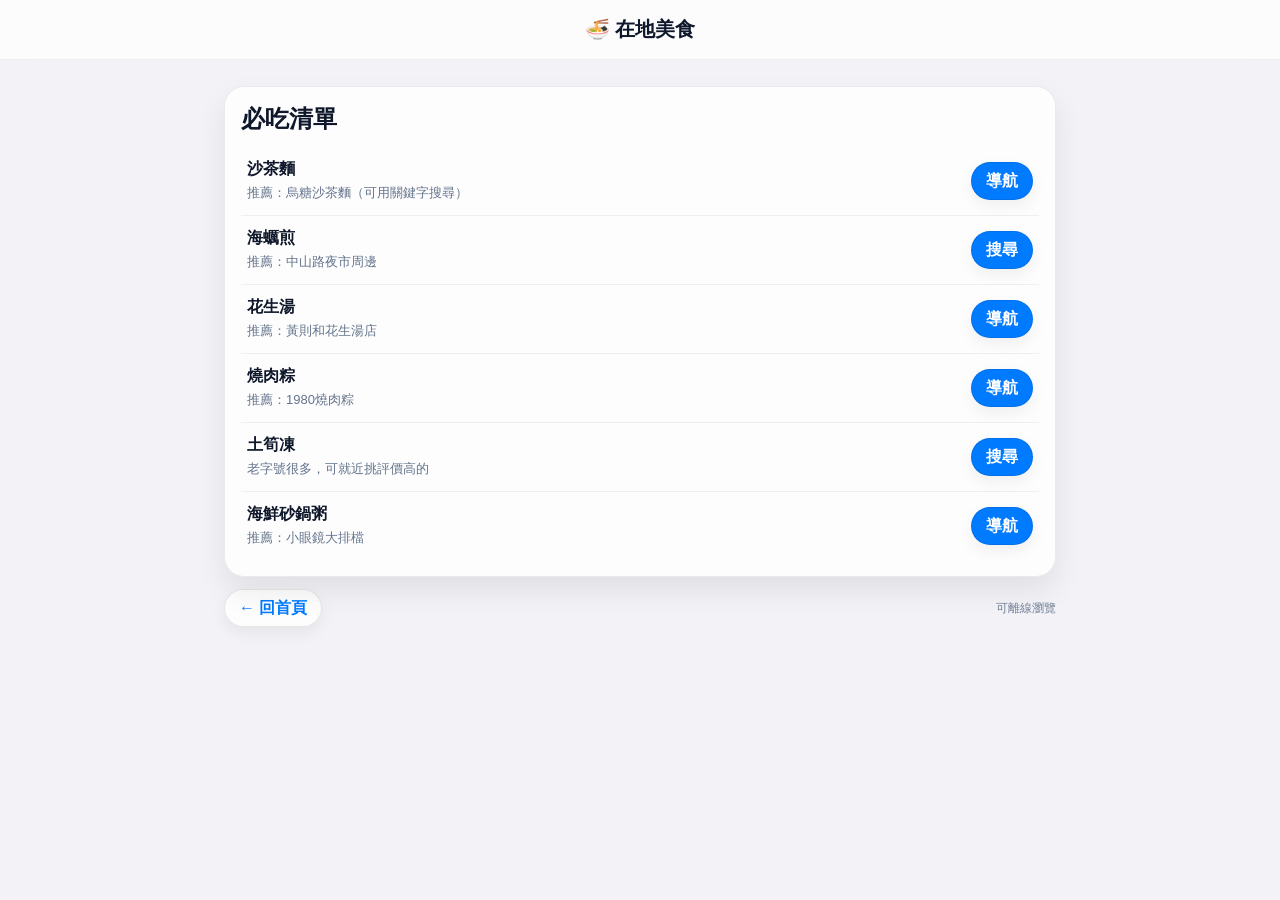
<file: food.html>
<!DOCTYPE html>
<html lang="zh-Hant">
<head>
  <meta charset="UTF-8" />
  <meta name="viewport" content="width=device-width, initial-scale=1" />
  <title>在地美食｜廈門自由行助手</title>
  <link rel="stylesheet" href="style.css" />
</head>

<body>
<header>🍜 在地美食</header>

<div class="container">
  <div class="card">
    <h2>必吃清單</h2>
    <ul class="list">
      <li>
        <div><div class="item-title">沙茶麵</div><div class="item-sub">推薦：烏糖沙茶麵（可用關鍵字搜尋）</div></div>
        <div class="actions"><a class="btn" href="https://uri.amap.com/search?keyword=乌糖沙茶面&city=厦门&view=map&src=xiamen-trip-app">導航</a></div>
      </li>
      <li>
        <div><div class="item-title">海蠣煎</div><div class="item-sub">推薦：中山路夜市周邊</div></div>
        <div class="actions"><a class="btn" href="https://uri.amap.com/search?keyword=海蛎煎&city=厦门&view=map&src=xiamen-trip-app">搜尋</a></div>
      </li>
      <li>
        <div><div class="item-title">花生湯</div><div class="item-sub">推薦：黃則和花生湯店</div></div>
        <div class="actions"><a class="btn" href="https://uri.amap.com/search?keyword=黄则和花生汤&city=厦门&view=map&src=xiamen-trip-app">導航</a></div>
      </li>
      <li>
        <div><div class="item-title">燒肉粽</div><div class="item-sub">推薦：1980燒肉粽</div></div>
        <div class="actions"><a class="btn" href="https://uri.amap.com/search?keyword=1980烧肉粽&city=厦门&view=map&src=xiamen-trip-app">導航</a></div>
      </li>
      <li>
        <div><div class="item-title">土筍凍</div><div class="item-sub">老字號很多，可就近挑評價高的</div></div>
        <div class="actions"><a class="btn" href="https://uri.amap.com/search?keyword=土笋冻&city=厦门&view=map&src=xiamen-trip-app">搜尋</a></div>
      </li>
      <li>
        <div><div class="item-title">海鮮砂鍋粥</div><div class="item-sub">推薦：小眼鏡大排檔</div></div>
        <div class="actions"><a class="btn" href="https://uri.amap.com/search?keyword=小眼镜大排档&city=厦门&view=map&src=xiamen-trip-app">導航</a></div>
      </li>
    </ul>
  </div>

  <div class="footer-nav">
    <a class="btn secondary" href="index.html">← 回首頁</a>
    <span class="small">可離線瀏覽</span>
  </div>
</div>
</body>
</html>
</file>
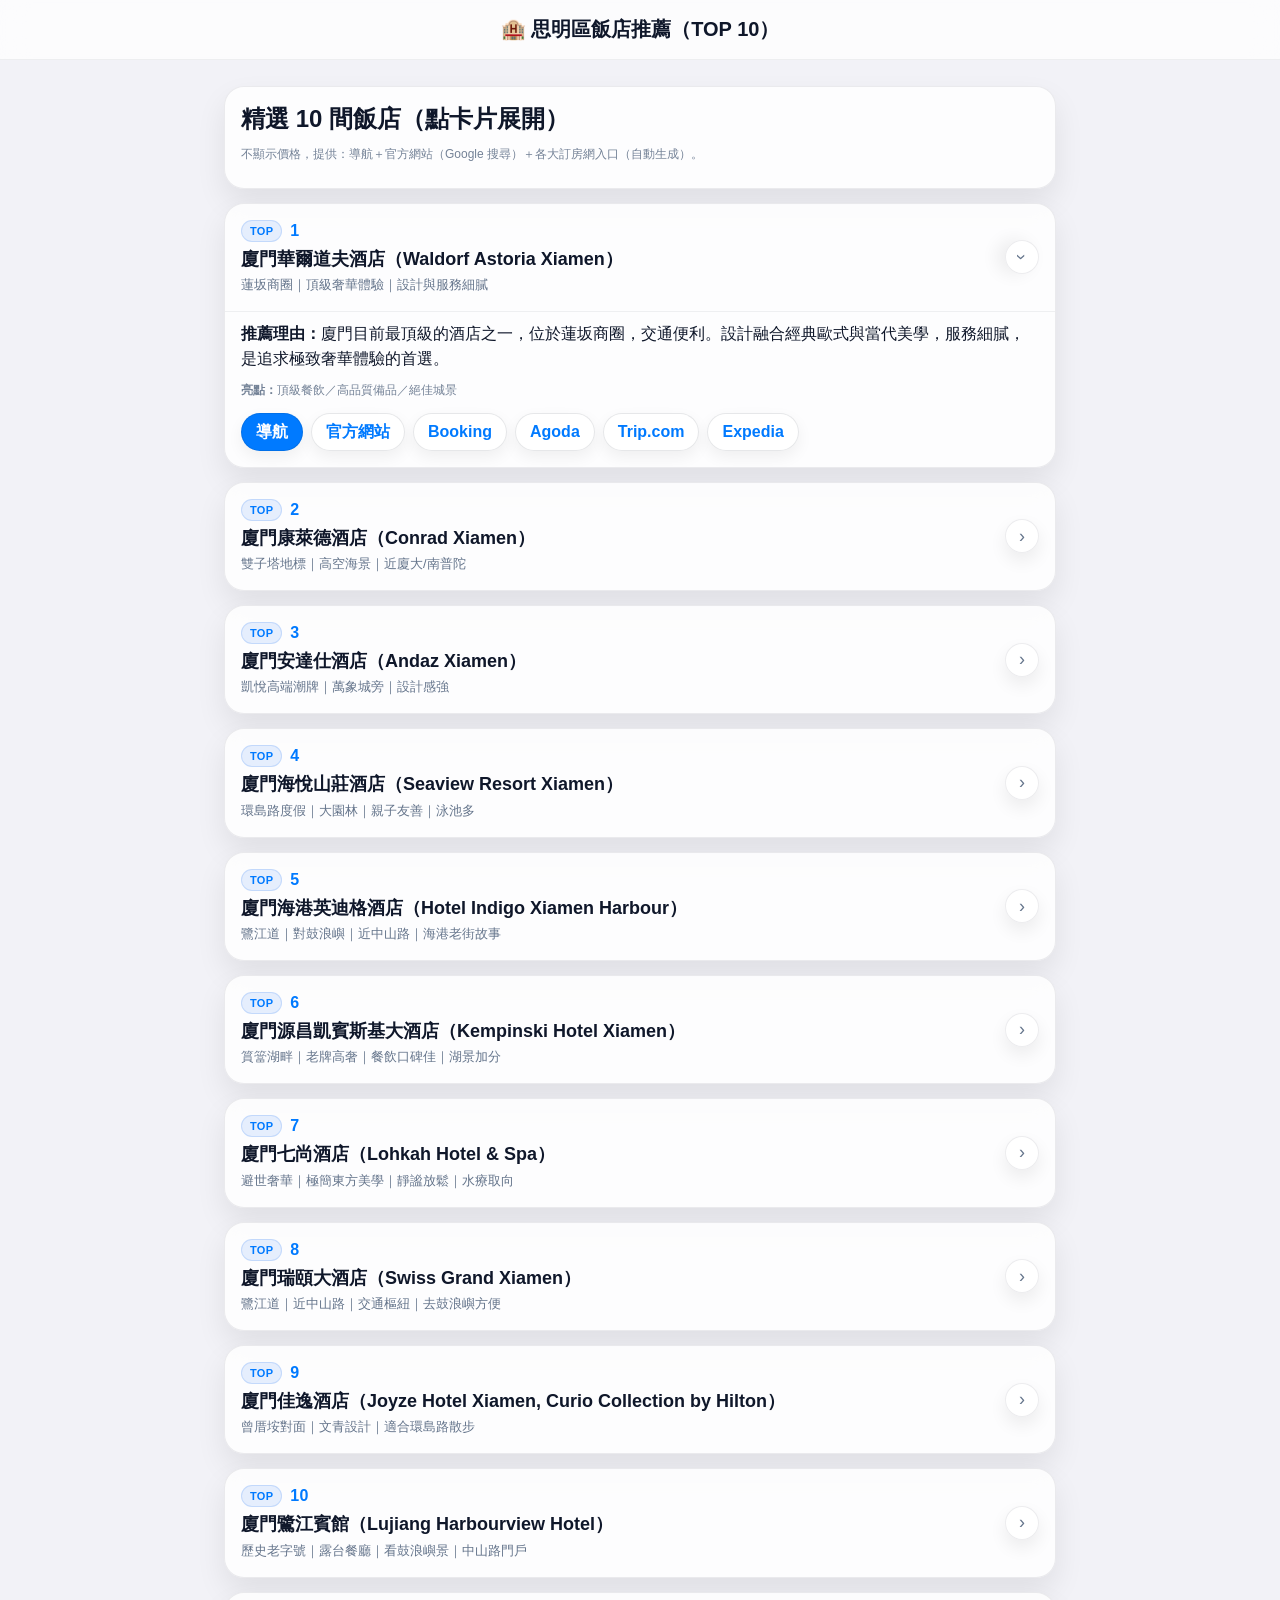
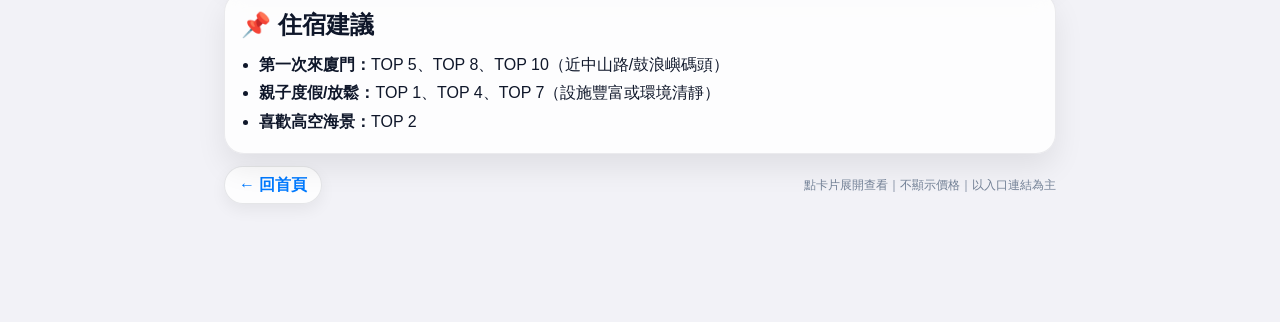
<file: hotel.html>
<!DOCTYPE html>
<html lang="zh-Hant">
<head>
  <meta charset="UTF-8" />
  <meta name="viewport" content="width=device-width, initial-scale=1" />
  <title>飯店推薦｜小黑的愛心之廈門自由行助手</title>
  <link rel="stylesheet" href="style.css" />
</head>

<body>
<header>🏨 思明區飯店推薦（TOP 10）</header>

<div class="container">

  <div class="card">
    <h2>精選 10 間飯店（點卡片展開）</h2>
    <p class="small">
      不顯示價格，提供：導航＋官方網站（Google 搜尋）＋各大訂房網入口（自動生成）。
    </p>
  </div>

  <!-- TOP 1 -->
  <details class="hotel" open data-hotel="Waldorf Astoria Xiamen">
    <summary>
      <div class="hotel-title">
        <div class="hotel-top">1</div>
        <div class="hotel-name">廈門華爾道夫酒店（Waldorf Astoria Xiamen）</div>
        <div class="hotel-sub">蓮坂商圈｜頂級奢華體驗｜設計與服務細膩</div>
      </div>
      <div class="chev">›</div>
    </summary>

    <div class="hotel-body">
      <p><b>推薦理由：</b>廈門目前最頂級的酒店之一，位於蓮坂商圈，交通便利。設計融合經典歐式與當代美學，服務細膩，是追求極致奢華體驗的首選。</p>
      <div class="small"><b>亮點：</b>頂級餐飲／高品質備品／絕佳城景</div>

      <div class="actions" style="margin-top:14px; flex-wrap:wrap;">
        <a class="btn" href="https://uri.amap.com/search?keyword=Waldorf%20Astoria%20Xiamen&city=%E5%8E%A6%E9%97%A8&view=map&src=xiamen-trip-app" target="_blank" rel="noopener">導航</a>
        <a class="btn secondary official" href="#" target="_blank" rel="noopener">官方網站</a>

        <a class="btn secondary booking" href="#" target="_blank" rel="noopener">Booking</a>
        <a class="btn secondary agoda" href="#" target="_blank" rel="noopener">Agoda</a>
        <a class="btn secondary trip" href="#" target="_blank" rel="noopener">Trip.com</a>
        <a class="btn secondary expedia" href="#" target="_blank" rel="noopener">Expedia</a>
      </div>
    </div>
  </details>

  <!-- TOP 2 -->
  <details class="hotel" data-hotel="Conrad Xiamen">
    <summary>
      <div class="hotel-title">
        <div class="hotel-top">2</div>
        <div class="hotel-name">廈門康萊德酒店（Conrad Xiamen）</div>
        <div class="hotel-sub">雙子塔地標｜高空海景｜近廈大/南普陀</div>
      </div>
      <div class="chev">›</div>
    </summary>

    <div class="hotel-body">
      <p><b>推薦理由：</b>位於廈門地標「世茂海峽大廈」（雙子塔）內，是廈門高空景觀代表性酒店之一。</p>
      <div class="small"><b>亮點：</b>高空海景俯瞰鼓浪嶼與演武大橋／緊鄰廈門大學與南普陀寺</div>

      <div class="actions" style="margin-top:14px; flex-wrap:wrap;">
        <a class="btn" href="https://uri.amap.com/search?keyword=Conrad%20Xiamen&city=%E5%8E%A6%E9%97%A8&view=map&src=xiamen-trip-app" target="_blank" rel="noopener">導航</a>
        <a class="btn secondary official" href="#" target="_blank" rel="noopener">官方網站</a>

        <a class="btn secondary booking" href="#" target="_blank" rel="noopener">Booking</a>
        <a class="btn secondary agoda" href="#" target="_blank" rel="noopener">Agoda</a>
        <a class="btn secondary trip" href="#" target="_blank" rel="noopener">Trip.com</a>
        <a class="btn secondary expedia" href="#" target="_blank" rel="noopener">Expedia</a>
      </div>
    </div>
  </details>

  <!-- TOP 3 -->
  <details class="hotel" data-hotel="Andaz Xiamen">
    <summary>
      <div class="hotel-title">
        <div class="hotel-top">3</div>
        <div class="hotel-name">廈門安達仕酒店（Andaz Xiamen）</div>
        <div class="hotel-sub">凱悅高端潮牌｜萬象城旁｜設計感強</div>
      </div>
      <div class="chev">›</div>
    </summary>

    <div class="hotel-body">
      <p><b>推薦理由：</b>凱悅旗下高端潮牌，設計結合現代奢華與閩南文化；位置便利，適合喜歡氛圍與質感的旅客。</p>
      <div class="small"><b>亮點：</b>強烈設計感／精緻茶點／免費迷你吧</div>

      <div class="actions" style="margin-top:14px; flex-wrap:wrap;">
        <a class="btn" href="https://uri.amap.com/search?keyword=Andaz%20Xiamen&city=%E5%8E%A6%E9%97%A8&view=map&src=xiamen-trip-app" target="_blank" rel="noopener">導航</a>
        <a class="btn secondary official" href="#" target="_blank" rel="noopener">官方網站</a>

        <a class="btn secondary booking" href="#" target="_blank" rel="noopener">Booking</a>
        <a class="btn secondary agoda" href="#" target="_blank" rel="noopener">Agoda</a>
        <a class="btn secondary trip" href="#" target="_blank" rel="noopener">Trip.com</a>
        <a class="btn secondary expedia" href="#" target="_blank" rel="noopener">Expedia</a>
      </div>
    </div>
  </details>

  <!-- TOP 4 -->
  <details class="hotel" data-hotel="Seaview Resort Xiamen">
    <summary>
      <div class="hotel-title">
        <div class="hotel-top">4</div>
        <div class="hotel-name">廈門海悅山莊酒店（Seaview Resort Xiamen）</div>
        <div class="hotel-sub">環島路度假｜大園林｜親子友善｜泳池多</div>
      </div>
      <div class="chev">›</div>
    </summary>

    <div class="hotel-body">
      <p><b>推薦理由：</b>位於環島路，園林綠地廣、環境幽靜；度假氛圍強，適合親子與放鬆型旅行。</p>
      <div class="small"><b>亮點：</b>園林景觀／多個戶外及室內泳池／親子度假</div>

      <div class="actions" style="margin-top:14px; flex-wrap:wrap;">
        <a class="btn" href="https://uri.amap.com/search?keyword=Seaview%20Resort%20Xiamen&city=%E5%8E%A6%E9%97%A8&view=map&src=xiamen-trip-app" target="_blank" rel="noopener">導航</a>
        <a class="btn secondary official" href="#" target="_blank" rel="noopener">官方網站</a>

        <a class="btn secondary booking" href="#" target="_blank" rel="noopener">Booking</a>
        <a class="btn secondary agoda" href="#" target="_blank" rel="noopener">Agoda</a>
        <a class="btn secondary trip" href="#" target="_blank" rel="noopener">Trip.com</a>
        <a class="btn secondary expedia" href="#" target="_blank" rel="noopener">Expedia</a>
      </div>
    </div>
  </details>

  <!-- TOP 5 -->
  <details class="hotel" data-hotel="Hotel Indigo Xiamen Harbour">
    <summary>
      <div class="hotel-title">
        <div class="hotel-top">5</div>
        <div class="hotel-name">廈門海港英迪格酒店（Hotel Indigo Xiamen Harbour）</div>
        <div class="hotel-sub">鷺江道｜對鼓浪嶼｜近中山路｜海港老街故事</div>
      </div>
      <div class="chev">›</div>
    </summary>

    <div class="hotel-body">
      <p><b>推薦理由：</b>坐落鷺江道，正對鼓浪嶼；位置強、生活機能方便，適合第一次來或想住市中心熱區的人。</p>
      <div class="small"><b>亮點：</b>近中山路／部分房型鼓浪嶼海景陽台</div>

      <div class="actions" style="margin-top:14px; flex-wrap:wrap;">
        <a class="btn" href="https://uri.amap.com/search?keyword=Hotel%20Indigo%20Xiamen%20Harbour&city=%E5%8E%A6%E9%97%A8&view=map&src=xiamen-trip-app" target="_blank" rel="noopener">導航</a>
        <a class="btn secondary official" href="#" target="_blank" rel="noopener">官方網站</a>

        <a class="btn secondary booking" href="#" target="_blank" rel="noopener">Booking</a>
        <a class="btn secondary agoda" href="#" target="_blank" rel="noopener">Agoda</a>
        <a class="btn secondary trip" href="#" target="_blank" rel="noopener">Trip.com</a>
        <a class="btn secondary expedia" href="#" target="_blank" rel="noopener">Expedia</a>
      </div>
    </div>
  </details>

  <!-- TOP 6 -->
  <details class="hotel" data-hotel="Kempinski Hotel Xiamen">
    <summary>
      <div class="hotel-title">
        <div class="hotel-top">6</div>
        <div class="hotel-name">廈門源昌凱賓斯基大酒店（Kempinski Hotel Xiamen）</div>
        <div class="hotel-sub">篔簹湖畔｜老牌高奢｜餐飲口碑佳｜湖景加分</div>
      </div>
      <div class="chev">›</div>
    </summary>

    <div class="hotel-body">
      <p><b>推薦理由：</b>篔簹湖畔景觀優雅，屬老牌高奢五星級；服務與餐飲口碑穩，適合想住得舒適安穩的旅客。</p>
      <div class="small"><b>亮點：</b>湖景房視野／餐飲口碑（鮮釀啤酒/自助餐）／步行篔簹路</div>

      <div class="actions" style="margin-top:14px; flex-wrap:wrap;">
        <a class="btn" href="https://uri.amap.com/search?keyword=Kempinski%20Hotel%20Xiamen&city=%E5%8E%A6%E9%97%A8&view=map&src=xiamen-trip-app" target="_blank" rel="noopener">導航</a>
        <a class="btn secondary official" href="#" target="_blank" rel="noopener">官方網站</a>

        <a class="btn secondary booking" href="#" target="_blank" rel="noopener">Booking</a>
        <a class="btn secondary agoda" href="#" target="_blank" rel="noopener">Agoda</a>
        <a class="btn secondary trip" href="#" target="_blank" rel="noopener">Trip.com</a>
        <a class="btn secondary expedia" href="#" target="_blank" rel="noopener">Expedia</a>
      </div>
    </div>
  </details>

  <!-- TOP 7 -->
  <details class="hotel" data-hotel="Lohkah Hotel & Spa Xiamen">
    <summary>
      <div class="hotel-title">
        <div class="hotel-top">7</div>
        <div class="hotel-name">廈門七尚酒店（Lohkah Hotel &amp; Spa）</div>
        <div class="hotel-sub">避世奢華｜極簡東方美學｜靜謐放鬆｜水療取向</div>
      </div>
      <div class="chev">›</div>
    </summary>

    <div class="hotel-body">
      <p><b>推薦理由：</b>主打「避世奢華」與「極簡東方美學」，適合想遠離喧囂、專注放鬆與水療的旅客。</p>
      <div class="small"><b>亮點：</b>私人靜謐感強／放鬆與水療</div>

      <div class="actions" style="margin-top:14px; flex-wrap:wrap;">
        <a class="btn" href="https://uri.amap.com/search?keyword=Lohkah%20Hotel%20%26%20Spa%20Xiamen&city=%E5%8E%A6%E9%97%A8&view=map&src=xiamen-trip-app" target="_blank" rel="noopener">導航</a>
        <a class="btn secondary official" href="#" target="_blank" rel="noopener">官方網站</a>

        <a class="btn secondary booking" href="#" target="_blank" rel="noopener">Booking</a>
        <a class="btn secondary agoda" href="#" target="_blank" rel="noopener">Agoda</a>
        <a class="btn secondary trip" href="#" target="_blank" rel="noopener">Trip.com</a>
        <a class="btn secondary expedia" href="#" target="_blank" rel="noopener">Expedia</a>
      </div>
    </div>
  </details>

  <!-- TOP 8 -->
  <details class="hotel" data-hotel="Swiss Grand Xiamen">
    <summary>
      <div class="hotel-title">
        <div class="hotel-top">8</div>
        <div class="hotel-name">廈門瑞頤大酒店（Swiss Grand Xiamen）</div>
        <div class="hotel-sub">鷺江道｜近中山路｜交通樞紐｜去鼓浪嶼方便</div>
      </div>
      <div class="chev">›</div>
    </summary>

    <div class="hotel-body">
      <p><b>推薦理由：</b>緊鄰中山路與鷺江道，動線強、方便度高；第一次來廈門住這區很省時間。</p>
      <div class="small"><b>亮點：</b>下樓步行街／前往鼓浪嶼碼頭方便</div>

      <div class="actions" style="margin-top:14px; flex-wrap:wrap;">
        <a class="btn" href="https://uri.amap.com/search?keyword=Swiss%20Grand%20Xiamen&city=%E5%8E%A6%E9%97%A8&view=map&src=xiamen-trip-app" target="_blank" rel="noopener">導航</a>
        <a class="btn secondary official" href="#" target="_blank" rel="noopener">官方網站</a>

        <a class="btn secondary booking" href="#" target="_blank" rel="noopener">Booking</a>
        <a class="btn secondary agoda" href="#" target="_blank" rel="noopener">Agoda</a>
        <a class="btn secondary trip" href="#" target="_blank" rel="noopener">Trip.com</a>
        <a class="btn secondary expedia" href="#" target="_blank" rel="noopener">Expedia</a>
      </div>
    </div>
  </details>

  <!-- TOP 9 -->
  <details class="hotel" data-hotel="Joyze Hotel Xiamen Curio Collection by Hilton">
    <summary>
      <div class="hotel-title">
        <div class="hotel-top">9</div>
        <div class="hotel-name">廈門佳逸酒店（Joyze Hotel Xiamen, Curio Collection by Hilton）</div>
        <div class="hotel-sub">曾厝垵對面｜文青設計｜適合環島路散步</div>
      </div>
      <div class="chev">›</div>
    </summary>

    <div class="hotel-body">
      <p><b>推薦理由：</b>設計融合「小漁村」與「光影」元素，風格獨特；想住得有個性、又接近環島路氛圍很適合。</p>
      <div class="small"><b>亮點：</b>文青設計風格／年輕族群友善／環島路氛圍</div>

      <div class="actions" style="margin-top:14px; flex-wrap:wrap;">
        <a class="btn" href="https://uri.amap.com/search?keyword=Joyze%20Hotel%20Xiamen%20Curio%20Collection%20by%20Hilton&city=%E5%8E%A6%E9%97%A8&view=map&src=xiamen-trip-app" target="_blank" rel="noopener">導航</a>
        <a class="btn secondary official" href="#" target="_blank" rel="noopener">官方網站</a>

        <a class="btn secondary booking" href="#" target="_blank" rel="noopener">Booking</a>
        <a class="btn secondary agoda" href="#" target="_blank" rel="noopener">Agoda</a>
        <a class="btn secondary trip" href="#" target="_blank" rel="noopener">Trip.com</a>
        <a class="btn secondary expedia" href="#" target="_blank" rel="noopener">Expedia</a>
      </div>
    </div>
  </details>

  <!-- TOP 10 -->
  <details class="hotel" data-hotel="Lujiang Harbourview Hotel Xiamen">
    <summary>
      <div class="hotel-title">
        <div class="hotel-top">10</div>
        <div class="hotel-name">廈門鷺江賓館（Lujiang Harbourview Hotel）</div>
        <div class="hotel-sub">歷史老字號｜露台餐廳｜看鼓浪嶼景｜中山路門戶</div>
      </div>
      <div class="chev">›</div>
    </summary>

    <div class="hotel-body">
      <p><b>推薦理由：</b>充滿歷史底蘊的老字號飯店；露台餐廳能邊吃點心邊看鼓浪嶼景，適合想住「老廈門味道」的人。</p>
      <div class="small"><b>亮點：</b>歷史地位／傳統服務／中山路門戶位置／露台景觀餐飲</div>

      <div class="actions" style="margin-top:14px; flex-wrap:wrap;">
        <a class="btn" href="https://uri.amap.com/search?keyword=Lujiang%20Harbourview%20Hotel&city=%E5%8E%A6%E9%97%A8&view=map&src=xiamen-trip-app" target="_blank" rel="noopener">導航</a>
        <a class="btn secondary official" href="#" target="_blank" rel="noopener">官方網站</a>

        <a class="btn secondary booking" href="#" target="_blank" rel="noopener">Booking</a>
        <a class="btn secondary agoda" href="#" target="_blank" rel="noopener">Agoda</a>
        <a class="btn secondary trip" href="#" target="_blank" rel="noopener">Trip.com</a>
        <a class="btn secondary expedia" href="#" target="_blank" rel="noopener">Expedia</a>
      </div>
    </div>
  </details>

  <div class="card">
    <h2>📌 住宿建議</h2>
    <ul style="margin:0; padding-left:18px; line-height:1.8;">
      <li><b>第一次來廈門：</b>TOP 5、TOP 8、TOP 10（近中山路/鼓浪嶼碼頭）</li>
      <li><b>親子度假/放鬆：</b>TOP 1、TOP 4、TOP 7（設施豐富或環境清靜）</li>
      <li><b>喜歡高空海景：</b>TOP 2</li>
    </ul>
  </div>

  <div class="footer-nav">
    <a class="btn secondary" href="index.html">← 回首頁</a>
    <span class="small">點卡片展開查看｜不顯示價格｜以入口連結為主</span>
  </div>

</div>

<script>
(() => {
  function q(card, sel) { return card.querySelector(sel); }
  function safeSetHref(el, href) { if (el) el.href = href; }

  function buildLinks(hotelName) {
    const n = hotelName.trim();

    // ✅ 不用任何 city/dest_id，直接用「飯店名稱」搜尋，命中率最高也最耐用
    return {
      official: "https://www.google.com/search?q=" + encodeURIComponent(n + " 官方網站"),
      booking: "https://www.booking.com/searchresults.html?ss=" + encodeURIComponent(n),
      agoda: "https://www.agoda.com/search?textToSearch=" + encodeURIComponent(n),
      trip: "https://www.trip.com/hotels/list?keyword=" + encodeURIComponent(n),
      expedia: "https://www.expedia.com/Hotel-Search?destination=" + encodeURIComponent(n),
    };
  }

  function init() {
    const cards = document.querySelectorAll("details.hotel[data-hotel]");
    cards.forEach(card => {
      const name = card.getAttribute("data-hotel");
      if (!name) return;

      const links = buildLinks(name);

      safeSetHref(q(card, ".official"), links.official);
      safeSetHref(q(card, ".booking"), links.booking);
      safeSetHref(q(card, ".agoda"), links.agoda);
      safeSetHref(q(card, ".trip"), links.trip);
      safeSetHref(q(card, ".expedia"), links.expedia);
    });
  }

  if (document.readyState === "loading") {
    document.addEventListener("DOMContentLoaded", init);
  } else {
    init();
  }
})();
</script>

</body>
</html>
</file>
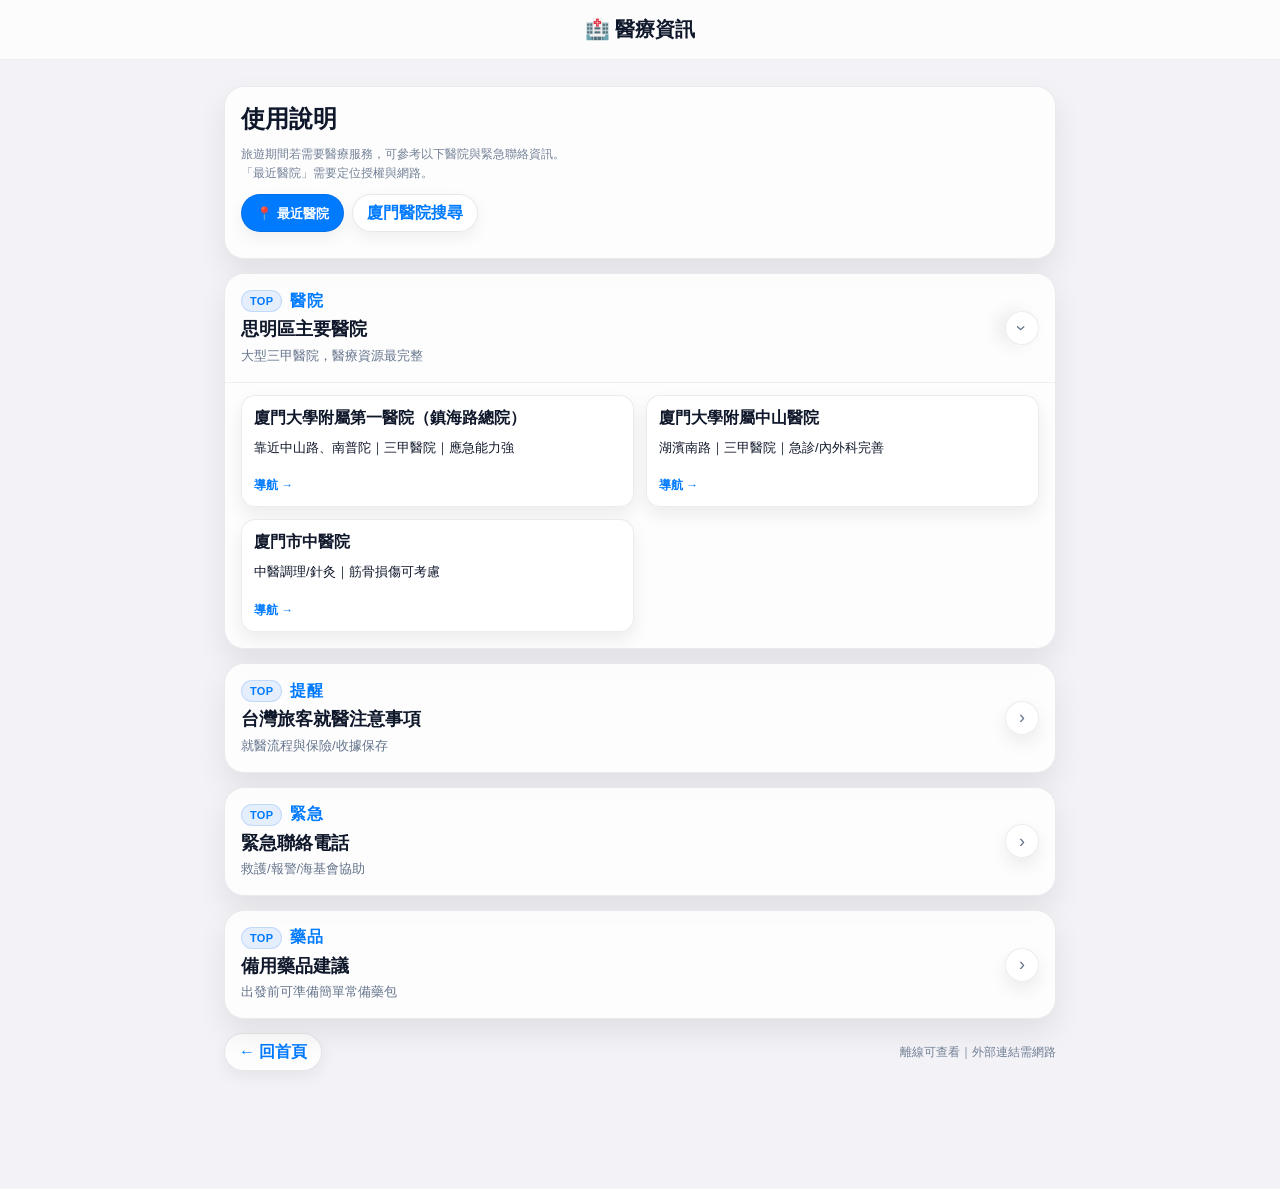
<file: medical.html>
<!DOCTYPE html>
<html lang="zh-Hant">
<head>
<meta charset="UTF-8" />
<meta name="viewport" content="width=device-width, initial-scale=1" />
<title>醫療資訊｜廈門自由行助手</title>
<link rel="stylesheet" href="style.css" />
</head>

<body>

<header>🏥 醫療資訊</header>

<div class="container">

<div class="card">
  <h2>使用說明</h2>
  <p class="small">
    旅遊期間若需要醫療服務，可參考以下醫院與緊急聯絡資訊。<br>
    「最近醫院」需要定位授權與網路。
  </p>

  <div class="actions" style="margin-top:12px; flex-wrap:wrap;">
    <button class="btn" type="button" id="btnNearestHospital">📍 最近醫院</button>
    <a class="btn secondary" target="_blank" rel="noopener"
       href="https://uri.amap.com/search?keyword=%E5%8C%BB%E9%99%A2&city=%E5%8E%A6%E9%97%A8&view=map&src=xiamen-trip-app">
      廈門醫院搜尋
    </a>
  </div>

  <div class="small" id="nearestHint" style="margin-top:10px;"></div>
</div>


<!-- 醫院資訊 -->
<details class="hotel" open>
  <summary>
    <div class="hotel-title">
      <div class="hotel-top">醫院</div>
      <div class="hotel-name">思明區主要醫院</div>
      <div class="hotel-sub">大型三甲醫院，醫療資源最完整</div>
    </div>
    <div class="chev">›</div>
  </summary>

  <div class="hotel-body">
    <div class="spot-grid">

      <a class="spot-card" target="_blank" rel="noopener"
         href="https://uri.amap.com/search?keyword=厦门大学附属第一医院&city=厦门&view=map&src=xiamen-trip-app">
        <div class="spot-title">廈門大學附屬第一醫院（鎮海路總院）</div>
        <p class="spot-sub">靠近中山路、南普陀｜三甲醫院｜應急能力強</p>
        <span class="spot-tag">導航 →</span>
      </a>

      <a class="spot-card" target="_blank" rel="noopener"
         href="https://uri.amap.com/search?keyword=厦门大学附属中山医院&city=厦门&view=map&src=xiamen-trip-app">
        <div class="spot-title">廈門大學附屬中山醫院</div>
        <p class="spot-sub">湖濱南路｜三甲醫院｜急診/內外科完善</p>
        <span class="spot-tag">導航 →</span>
      </a>

      <a class="spot-card" target="_blank" rel="noopener"
         href="https://uri.amap.com/search?keyword=厦门市中医院&city=厦门&view=map&src=xiamen-trip-app">
        <div class="spot-title">廈門市中醫院</div>
        <p class="spot-sub">中醫調理/針灸｜筋骨損傷可考慮</p>
        <span class="spot-tag">導航 →</span>
      </a>

    </div>
  </div>
</details>


<!-- 就醫提醒 -->
<details class="hotel">
  <summary>
    <div class="hotel-title">
      <div class="hotel-top">提醒</div>
      <div class="hotel-name">台灣旅客就醫注意事項</div>
      <div class="hotel-sub">就醫流程與保險/收據保存</div>
    </div>
    <div class="chev">›</div>
  </summary>

  <div class="hotel-body">
    <ul class="list">
      <li>
        <div>
          <div class="item-title">台胞證</div>
          <div class="item-sub">大陸醫院掛號（分診）需實名制，請隨身攜帶台胞證。</div>
        </div>
      </li>

      <li>
        <div>
          <div class="item-title">自費與保險</div>
          <div class="item-sub">通常需先全額自費，務必保留診斷證明、收據、藥單等原件。</div>
        </div>
      </li>

      <li>
        <div>
          <div class="item-title">健保核退</div>
          <div class="item-sub">若屬不可預期緊急傷病，回台可申請「自墊醫療費用核退」。</div>
        </div>
      </li>

      <li>
        <div>
          <div class="item-title">旅平險</div>
          <div class="item-sub">建議投保含「海外突發疾病醫療」並確認是否含緊急醫療轉運。</div>
        </div>
      </li>
    </ul>
  </div>
</details>


<!-- 緊急電話 -->
<details class="hotel">
  <summary>
    <div class="hotel-title">
      <div class="hotel-top">緊急</div>
      <div class="hotel-name">緊急聯絡電話</div>
      <div class="hotel-sub">救護/報警/海基會協助</div>
    </div>
    <div class="chev">›</div>
  </summary>

  <div class="hotel-body">
    <ul class="list">
      <li>
        <div>
          <div class="item-title">廈門急救中心</div>
          <div class="item-sub">120</div>
        </div>
        <a class="btn" href="tel:120">撥號</a>
      </li>

      <li>
        <div>
          <div class="item-title">廈門報警熱線</div>
          <div class="item-sub">110</div>
        </div>
        <a class="btn" href="tel:110">撥號</a>
      </li>

      <li>
        <div>
          <div class="item-title">金門火警/救護</div>
          <div class="item-sub">119</div>
        </div>
        <a class="btn" href="tel:119">撥號</a>
      </li>

      <li>
        <div>
          <div class="item-title">金門報警</div>
          <div class="item-sub">110</div>
        </div>
        <a class="btn" href="tel:110">撥號</a>
      </li>

      <li>
        <div>
          <div class="item-title">海基會緊急服務專線</div>
          <div class="item-sub">+886-2-2533-9995</div>
        </div>
        <a class="btn" href="tel:+886225339995">撥號</a>
      </li>
    </ul>
  </div>
</details>


<!-- 常備藥 -->
<details class="hotel">
  <summary>
    <div class="hotel-title">
      <div class="hotel-top">藥品</div>
      <div class="hotel-name">備用藥品建議</div>
      <div class="hotel-sub">出發前可準備簡單常備藥包</div>
    </div>
    <div class="chev">›</div>
  </summary>

  <div class="hotel-body">
    <ul class="list">
      <li>
        <div>
          <div class="item-title">腸胃藥</div>
          <div class="item-sub">小吃/海鮮多，可能水土不服。</div>
        </div>
      </li>
      <li>
        <div>
          <div class="item-title">感冒/解熱鎮痛藥</div>
          <div class="item-sub">應對疲勞、天氣變化、發燒/頭痛。</div>
        </div>
      </li>
      <li>
        <div>
          <div class="item-title">外用藥</div>
          <div class="item-sub">創可貼、酒精棉片等。</div>
        </div>
      </li>
    </ul>
  </div>
</details>


<div class="footer-nav">
  <a class="btn secondary" href="index.html">← 回首頁</a>
  <span class="small">離線可查看｜外部連結需網路</span>
</div>

</div>

<script>
(() => {
  const btn = document.getElementById("btnNearestHospital");
  const hint = document.getElementById("nearestHint");

  function setHint(msg) {
    if (hint) hint.textContent = msg || "";
  }

  // 以定位點為中心，搜尋附近「醫院」
  function amapNearbyHospitalUrl(lng, lat) {
    const loc = `${lng},${lat}`;
    const keyword = encodeURIComponent("医院");
    return `https://uri.amap.com/search?keyword=${keyword}&location=${encodeURIComponent(loc)}&radius=5000&view=map&src=xiamen-trip-app`;
  }

  if (!btn) return;

  btn.addEventListener("click", () => {
    if (!navigator.geolocation) {
      alert("此裝置不支援定位功能。");
      return;
    }

    setHint("正在取得定位…請允許定位權限");
    btn.disabled = true;

    navigator.geolocation.getCurrentPosition(
      (pos) => {
        const { longitude, latitude } = pos.coords;
        setHint("已取得定位，將開啟附近醫院搜尋…");
        const url = amapNearbyHospitalUrl(longitude, latitude);
        window.open(url, "_blank", "noopener");
        btn.disabled = false;
      },
      (err) => {
        btn.disabled = false;
        setHint("");
        alert("無法取得定位（可能未授權或訊號不佳）。可改用「廈門醫院搜尋」按鈕。");
        console.error(err);
      },
      { enableHighAccuracy: true, timeout: 10000, maximumAge: 30000 }
    );
  });
})();
</script>

</body>
</html>
</file>
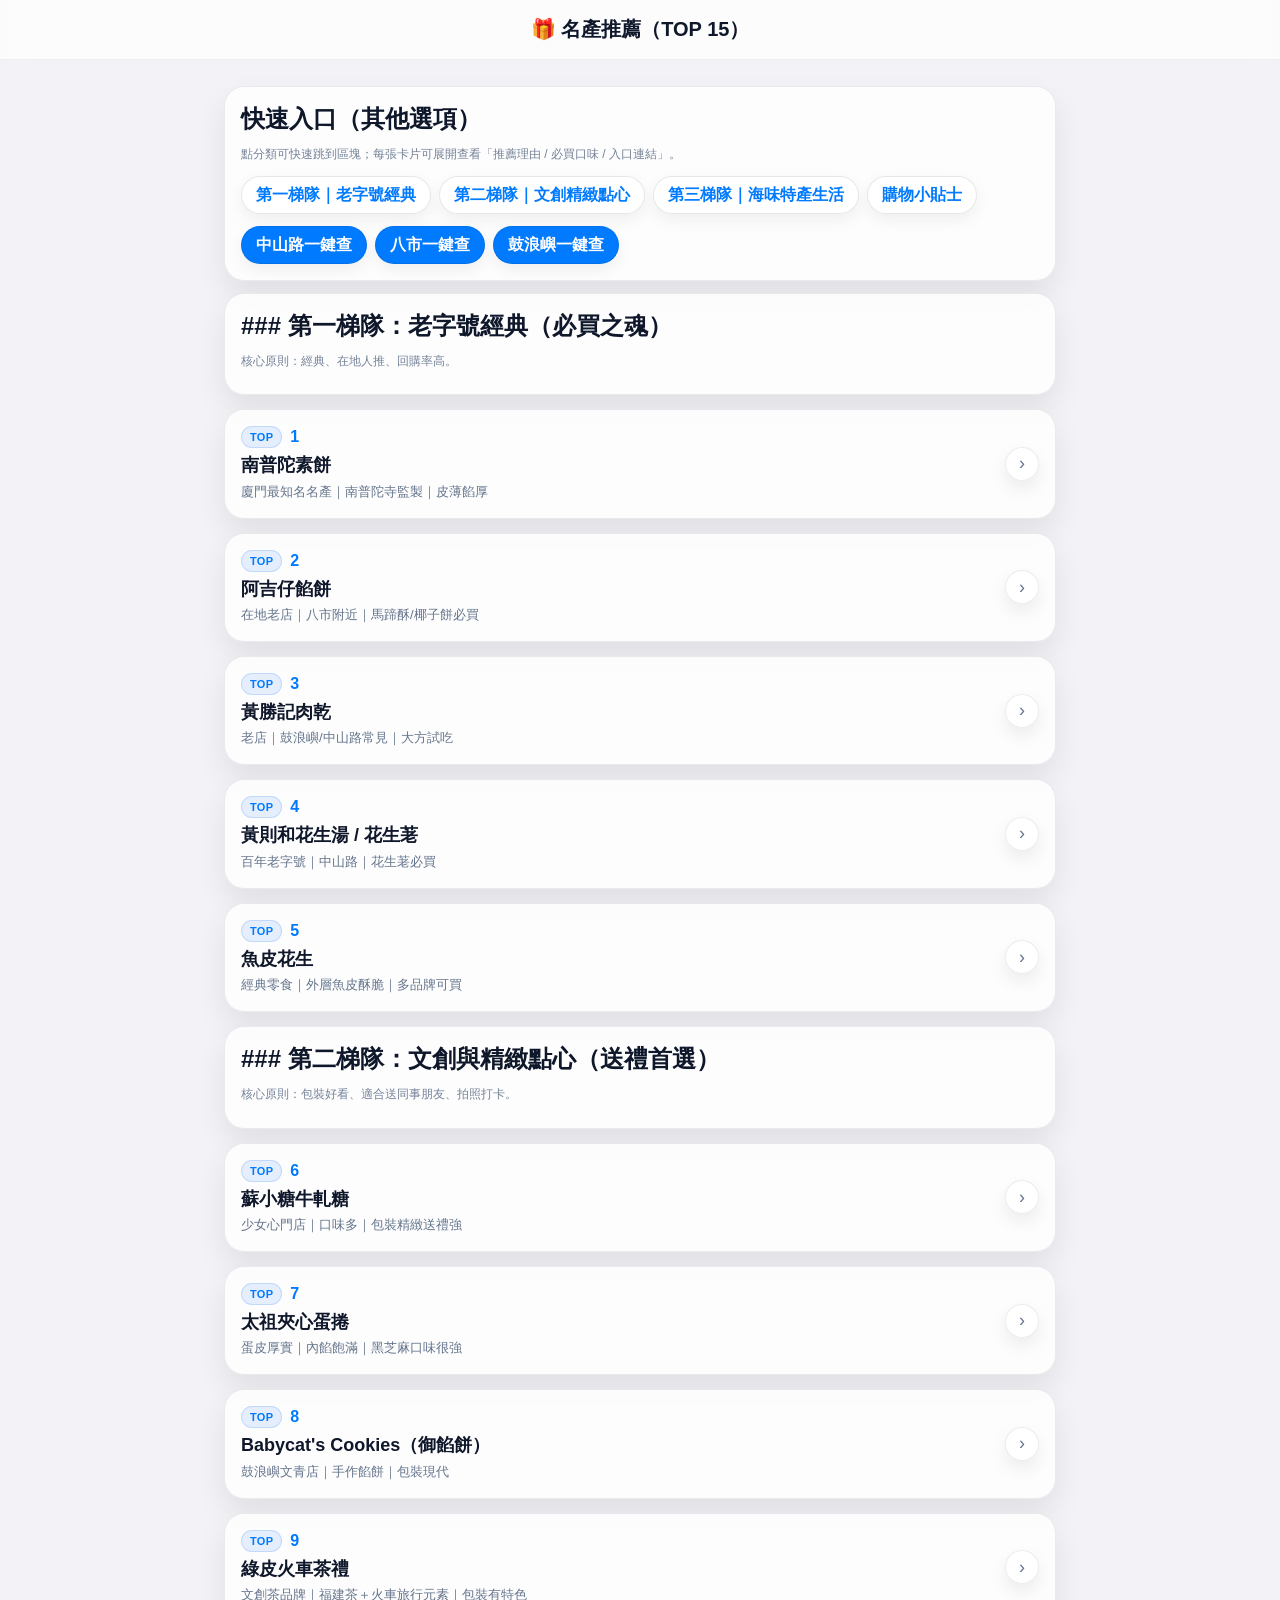
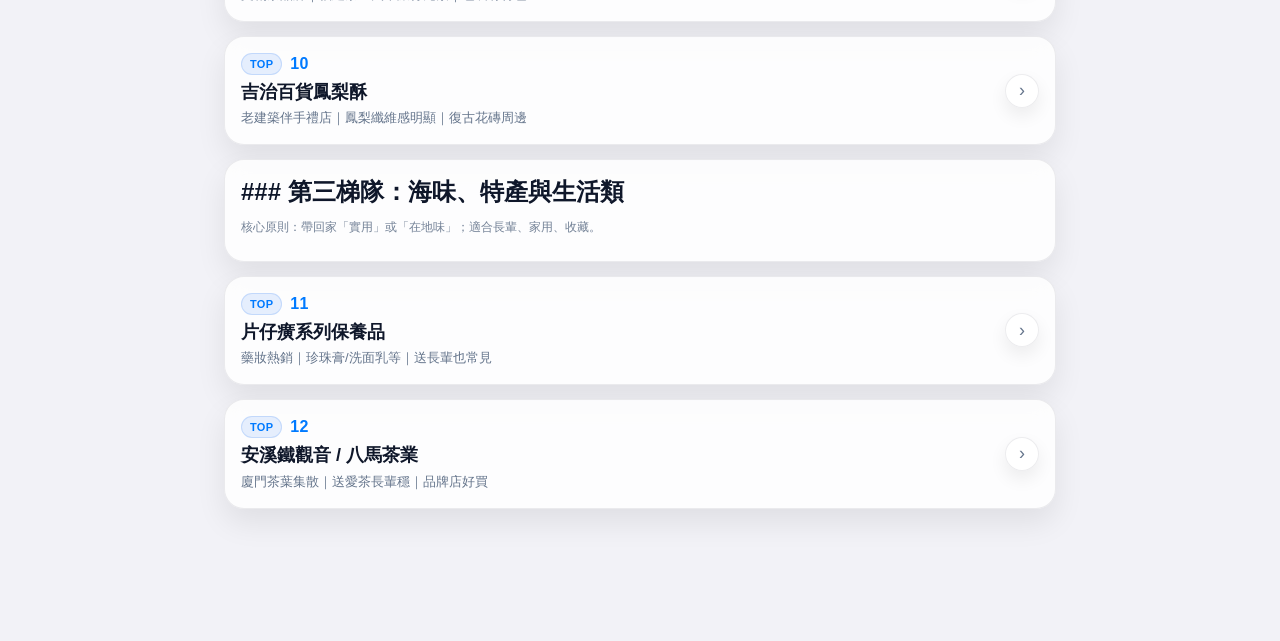
<file: souvenir.html>
<!DOCTYPE html>
<html lang="zh-Hant">
<head>
  <meta charset="UTF-8" />
  <meta name="viewport" content="width=device-width, initial-scale=1" />
  <title>名產推薦｜廈門自由行助手</title>
  <link rel="stylesheet" href="style.css" />
</head>

<body>
<header>🎁 名產推薦（TOP 15）</header>

<div class="container">

  <div class="card">
    <h2>快速入口（其他選項）</h2>
    <p class="small">點分類可快速跳到區塊；每張卡片可展開查看「推薦理由 / 必買口味 / 入口連結」。</p>

    <div class="actions" style="margin-top:12px; flex-wrap:wrap;">
      <a class="btn secondary" href="#tier1">第一梯隊｜老字號經典</a>
      <a class="btn secondary" href="#tier2">第二梯隊｜文創精緻點心</a>
      <a class="btn secondary" href="#tier3">第三梯隊｜海味特產生活</a>
      <a class="btn secondary" href="#tips">購物小貼士</a>
    </div>

    <div class="actions" style="margin-top:12px; flex-wrap:wrap;">
      <a class="btn" href="https://www.google.com/search?q=%E4%B8%AD%E5%B1%B1%E8%B7%AF+%E6%AD%A5%E8%A1%8C%E8%A1%97+%E5%BB%88%E9%96%80+%E5%90%8D%E7%94%A2+%E4%BC%B4%E6%89%8B%E7%A6%AE" target="_blank" rel="noopener">中山路一鍵查</a>
      <a class="btn" href="https://www.google.com/search?q=%E7%AC%AC%E5%85%AB%E5%B8%82%E5%A0%B4+%E5%BB%88%E9%96%80+%E4%BC%B4%E6%89%8B%E7%A6%AE" target="_blank" rel="noopener">八市一鍵查</a>
      <a class="btn" href="https://www.google.com/search?q=%E9%BC%93%E6%B5%AA%E5%B6%BC+%E4%BC%B4%E6%89%8B%E7%A6%AE+%E5%BB%88%E9%96%80" target="_blank" rel="noopener">鼓浪嶼一鍵查</a>
    </div>
  </div>

  <!-- 第一梯隊 -->
  <div class="card" id="tier1">
    <h2>### 第一梯隊：老字號經典（必買之魂）</h2>
    <p class="small">核心原則：經典、在地人推、回購率高。</p>
  </div>

  <details class="hotel">
    <summary>
      <div class="hotel-title">
        <div class="hotel-top">1</div>
        <div class="hotel-name">南普陀素餅</div>
        <div class="hotel-sub">廈門最知名名產｜南普陀寺監製｜皮薄餡厚</div>
      </div>
      <div class="chev">›</div>
    </summary>
    <div class="hotel-body">
      <p><b>推薦理由：</b>由南普陀寺實業部監製，甜度適中、口感扎實。</p>
      <div class="small"><b>必買口味：</b>綠豆／南瓜／紅豆</div>
      <div class="actions" style="margin-top:12px;">
        <a class="btn" href="https://uri.amap.com/search?keyword=%E5%8D%97%E6%99%AE%E9%99%80%E5%AF%BA&city=%E5%8E%A6%E9%97%A8&view=map" target="_blank" rel="noopener">導航</a>
        <a class="btn secondary" href="https://www.google.com/search?q=%E5%8D%97%E6%99%AE%E9%99%80%E7%B4%A0%E9%A4%85+%E5%BB%88%E9%96%80" target="_blank" rel="noopener">購買入口</a>
      </div>
    </div>
  </details>

  <details class="hotel">
    <summary>
      <div class="hotel-title">
        <div class="hotel-top">2</div>
        <div class="hotel-name">阿吉仔餡餅</div>
        <div class="hotel-sub">在地老店｜八市附近｜馬蹄酥/椰子餅必買</div>
      </div>
      <div class="chev">›</div>
    </summary>
    <div class="hotel-body">
      <p><b>推薦理由：</b>在地人最推的老店，價格平實但風味驚艷。</p>
      <div class="small"><b>推薦重點：</b>馬蹄酥／椰子餅</div>
      <div class="actions" style="margin-top:12px;">
        <a class="btn" href="https://uri.amap.com/search?keyword=%E9%98%BF%E5%90%89%E4%BB%94%E9%A6%85%E9%A4%85+%E5%BB%88%E9%96%80&city=%E5%8E%A6%E9%97%A8&view=map" target="_blank" rel="noopener">導航</a>
        <a class="btn secondary" href="https://www.google.com/search?q=%E9%98%BF%E5%90%89%E4%BB%94%E9%A6%85%E9%A4%85+%E7%AC%AC%E5%85%AB%E5%B8%82%E5%A0%B4" target="_blank" rel="noopener">購買入口</a>
      </div>
    </div>
  </details>

  <details class="hotel">
    <summary>
      <div class="hotel-title">
        <div class="hotel-top">3</div>
        <div class="hotel-name">黃勝記肉乾</div>
        <div class="hotel-sub">老店｜鼓浪嶼/中山路常見｜大方試吃</div>
      </div>
      <div class="chev">›</div>
    </summary>
    <div class="hotel-body">
      <p><b>推薦理由：</b>以大方試吃聞名，豬肉乾厚實帶蜜汁香氣，性價比高。</p>
      <div class="actions" style="margin-top:12px;">
        <a class="btn" href="https://uri.amap.com/search?keyword=%E9%BB%83%E5%8B%9D%E8%A8%98%E8%82%89%E4%B9%BE&city=%E5%8E%A6%E9%97%A8&view=map" target="_blank" rel="noopener">導航</a>
        <a class="btn secondary" href="https://www.google.com/search?q=%E9%BB%83%E5%8B%9D%E8%A8%98+%E8%82%89%E4%B9%BE+%E5%BB%88%E9%96%80" target="_blank" rel="noopener">購買入口</a>
      </div>
    </div>
  </details>

  <details class="hotel">
    <summary>
      <div class="hotel-title">
        <div class="hotel-top">4</div>
        <div class="hotel-name">黃則和花生湯 / 花生荖</div>
        <div class="hotel-sub">百年老字號｜中山路｜花生荖必買</div>
      </div>
      <div class="chev">›</div>
    </summary>
    <div class="hotel-body">
      <p><b>推薦理由：</b>中山路百年老店，除了花生湯，「花生荖」外酥內空心是童年回憶。</p>
      <div class="actions" style="margin-top:12px;">
        <a class="btn" href="https://uri.amap.com/search?keyword=%E9%BB%83%E5%89%87%E5%92%8C+%E8%8A%B1%E7%94%9F%E6%B9%AF&city=%E5%8E%A6%E9%97%A8&view=map" target="_blank" rel="noopener">導航</a>
        <a class="btn secondary" href="https://www.google.com/search?q=%E9%BB%83%E5%89%87%E5%92%8C+%E8%8A%B1%E7%94%9F%E8%8D%96+%E5%BB%88%E9%96%80" target="_blank" rel="noopener">購買入口</a>
      </div>
    </div>
  </details>

  <details class="hotel">
    <summary>
      <div class="hotel-title">
        <div class="hotel-top">5</div>
        <div class="hotel-name">魚皮花生</div>
        <div class="hotel-sub">經典零食｜外層魚皮酥脆｜多品牌可買</div>
      </div>
      <div class="chev">›</div>
    </summary>
    <div class="hotel-body">
      <p><b>推薦理由：</b>廈門經典零食，外酥內飽滿；阿吉仔、黃則和等常見品牌都有。</p>
      <div class="actions" style="margin-top:12px;">
        <a class="btn" href="https://uri.amap.com/search?keyword=%E9%AD%9A%E7%9A%AE%E8%8A%B1%E7%94%9F+%E4%BC%B4%E6%89%8B%E7%A6%AE&city=%E5%8E%A6%E9%97%A8&view=map" target="_blank" rel="noopener">導航</a>
        <a class="btn secondary" href="https://www.google.com/search?q=%E9%AD%9A%E7%9A%AE%E8%8A%B1%E7%94%9F+%E5%BB%88%E9%96%80+%E4%BC%B4%E6%89%8B%E7%A6%AE" target="_blank" rel="noopener">購買入口</a>
      </div>
    </div>
  </details>

  <!-- 第二梯隊 -->
  <div class="card" id="tier2">
    <h2>### 第二梯隊：文創與精緻點心（送禮首選）</h2>
    <p class="small">核心原則：包裝好看、適合送同事朋友、拍照打卡。</p>
  </div>

  <details class="hotel">
    <summary>
      <div class="hotel-title">
        <div class="hotel-top">6</div>
        <div class="hotel-name">蘇小糖牛軋糖</div>
        <div class="hotel-sub">少女心門店｜口味多｜包裝精緻送禮強</div>
      </div>
      <div class="chev">›</div>
    </summary>
    <div class="hotel-body">
      <p><b>推薦理由：</b>店面超好拍，牛軋糖口味多元、包裝精緻，送女性友人/同事很穩。</p>
      <div class="actions" style="margin-top:12px;">
        <a class="btn" href="https://uri.amap.com/search?keyword=%E8%98%87%E5%B0%8F%E7%B3%96+%E7%89%9B%E8%BB%8B%E7%B3%96&city=%E5%8E%A6%E9%97%A8&view=map" target="_blank" rel="noopener">導航</a>
        <a class="btn secondary" href="https://www.google.com/search?q=%E8%98%87%E5%B0%8F%E7%B3%96+%E7%89%9B%E8%BB%8B%E7%B3%96+%E5%BB%88%E9%96%80" target="_blank" rel="noopener">購買入口</a>
      </div>
    </div>
  </details>

  <details class="hotel">
    <summary>
      <div class="hotel-title">
        <div class="hotel-top">7</div>
        <div class="hotel-name">太祖夾心蛋捲</div>
        <div class="hotel-sub">蛋皮厚實｜內餡飽滿｜黑芝麻口味很強</div>
      </div>
      <div class="chev">›</div>
    </summary>
    <div class="hotel-body">
      <p><b>推薦理由：</b>厚實蛋皮＋滿滿內餡，蛋香濃郁；黑芝麻層次特別明顯。</p>
      <div class="actions" style="margin-top:12px;">
        <a class="btn" href="https://uri.amap.com/search?keyword=%E5%A4%AA%E7%A5%96+%E5%A4%BE%E5%BF%83%E8%9B%8B%E6%8D%B2&city=%E5%8E%A6%E9%97%A8&view=map" target="_blank" rel="noopener">導航</a>
        <a class="btn secondary" href="https://www.google.com/search?q=%E5%A4%AA%E7%A5%96+%E5%A4%BE%E5%BF%83%E8%9B%8B%E6%8D%B2+%E5%BB%88%E9%96%80" target="_blank" rel="noopener">購買入口</a>
      </div>
    </div>
  </details>

  <details class="hotel">
    <summary>
      <div class="hotel-title">
        <div class="hotel-top">8</div>
        <div class="hotel-name">Babycat's Cookies（御餡餅）</div>
        <div class="hotel-sub">鼓浪嶼文青店｜手作餡餅｜包裝現代</div>
      </div>
      <div class="chev">›</div>
    </summary>
    <div class="hotel-body">
      <p><b>推薦理由：</b>口感更細膩、包裝更現代，適合文青風送禮。</p>
      <div class="actions" style="margin-top:12px;">
        <a class="btn" href="https://uri.amap.com/search?keyword=Babycat%27s%20Cookies%20%E9%BC%93%E6%B5%AA%E5%B6%BC&city=%E5%8E%A6%E9%97%A8&view=map" target="_blank" rel="noopener">導航</a>
        <a class="btn secondary" href="https://www.google.com/search?q=Babycat%27s+Cookies+%E9%BC%93%E6%B5%AA%E5%B6%BC" target="_blank" rel="noopener">購買入口</a>
      </div>
    </div>
  </details>

  <details class="hotel">
    <summary>
      <div class="hotel-title">
        <div class="hotel-top">9</div>
        <div class="hotel-name">綠皮火車茶禮</div>
        <div class="hotel-sub">文創茶品牌｜福建茶＋火車旅行元素｜包裝有特色</div>
      </div>
      <div class="chev">›</div>
    </summary>
    <div class="hotel-body">
      <p><b>推薦理由：</b>近年興起的文創茶禮，把旅行符號融入包裝，送禮很有記憶點。</p>
      <div class="actions" style="margin-top:12px;">
        <a class="btn" href="https://uri.amap.com/search?keyword=%E7%B6%A0%E7%9A%AE%E7%81%AB%E8%BB%8A+%E8%8C%B6%E7%A6%AE&city=%E5%8E%A6%E9%97%A8&view=map" target="_blank" rel="noopener">導航</a>
        <a class="btn secondary" href="https://www.google.com/search?q=%E7%B6%A0%E7%9A%AE%E7%81%AB%E8%BB%8A+%E8%8C%B6%E7%A6%AE+%E5%BB%88%E9%96%80" target="_blank" rel="noopener">購買入口</a>
      </div>
    </div>
  </details>

  <details class="hotel">
    <summary>
      <div class="hotel-title">
        <div class="hotel-top">10</div>
        <div class="hotel-name">吉治百貨鳳梨酥</div>
        <div class="hotel-sub">老建築伴手禮店｜鳳梨纖維感明顯｜復古花磚周邊</div>
      </div>
      <div class="chev">›</div>
    </summary>
    <div class="hotel-body">
      <p><b>推薦理由：</b>鳳梨酥吃得到真實纖維，店內復古花磚紀念品也很熱門。</p>
      <div class="actions" style="margin-top:12px;">
        <a class="btn" href="https://uri.amap.com/search?keyword=%E5%90%89%E6%B2%BB%E7%99%BE%E8%B2%A8+%E9%B3%B3%E6%A2%A8%E9%85%A5&city=%E5%8E%A6%E9%97%A8&view=map" target="_blank" rel="noopener">導航</a>
        <a class="btn secondary" href="https://www.google.com/search?q=%E5%90%89%E6%B2%BB%E7%99%BE%E8%B2%A8+%E9%B3%B3%E6%A2%A8%E9%85%A5+%E5%BB%88%E9%96%80" target="_blank" rel="noopener">購買入口</a>
      </div>
    </div>
  </details>

  <!-- 第三梯隊 -->
  <div class="card" id="tier3">
    <h2>### 第三梯隊：海味、特產與生活類</h2>
    <p class="small">核心原則：帶回家「實用」或「在地味」；適合長輩、家用、收藏。</p>
  </div>

  <details class="hotel">
    <summary>
      <div class="hotel-title">
        <div class="hotel-top">11</div>
        <div class="hotel-name">片仔癀系列保養品</div>
        <div class="hotel-sub">藥妝熱銷｜珍珠膏/洗面乳等｜送長輩也常見</div>
      </div>
      <div class="chev">›</div>
    </summary>
    <div class="hotel-body">
      <p><b>推薦理由：</b>片仔癀衍生保養品在思明區藥妝店與專賣店很熱銷。</p>
      <div class="actions" style="margin-top:12px;">
        <a class="btn" href="https://uri.amap.com/search?keyword=%E7%89%87%E4%BB%94%E7%99%80+%E5%B0%88%E8%B3%A3%E5%BA%97&city=%E5%8E%A6%E9%97%A8&view=map" target="_blank" rel="noopener">導航</a>
        <a class="btn secondary" href="https://www.google.com/search?q=%E7%89%87%E4%BB%94%E7%99%80+%E4%BF%9D%E9%A4%8A%E5%93%81+%E5%BB%88%E9%96%80" target="_blank" rel="noopener">購買入口</a>
      </div>
    </div>
  </details>

  <details class="hotel">
    <summary>
      <div class="hotel-title">
        <div class="hotel-top">12</div>
        <div class="hotel-name">安溪鐵觀音 / 八馬茶業</div>
        <div class="hotel-sub">廈門茶葉集散｜送愛茶長輩穩｜品牌店好買</div>
      </div>
      <div class="chev">›</div>
    </summary>
    <div class="hotel-body">
      <p><b>推薦理由：</b>買正宗鐵觀音送長輩不出錯；八馬等品牌店選擇多。</p>
      <div class="actions" style="margin-top:12px;">
        <a class="btn" href="https://uri.amap.com/search?keyword=%E5%85%AB%E9%A6%AC%E8%
</file>
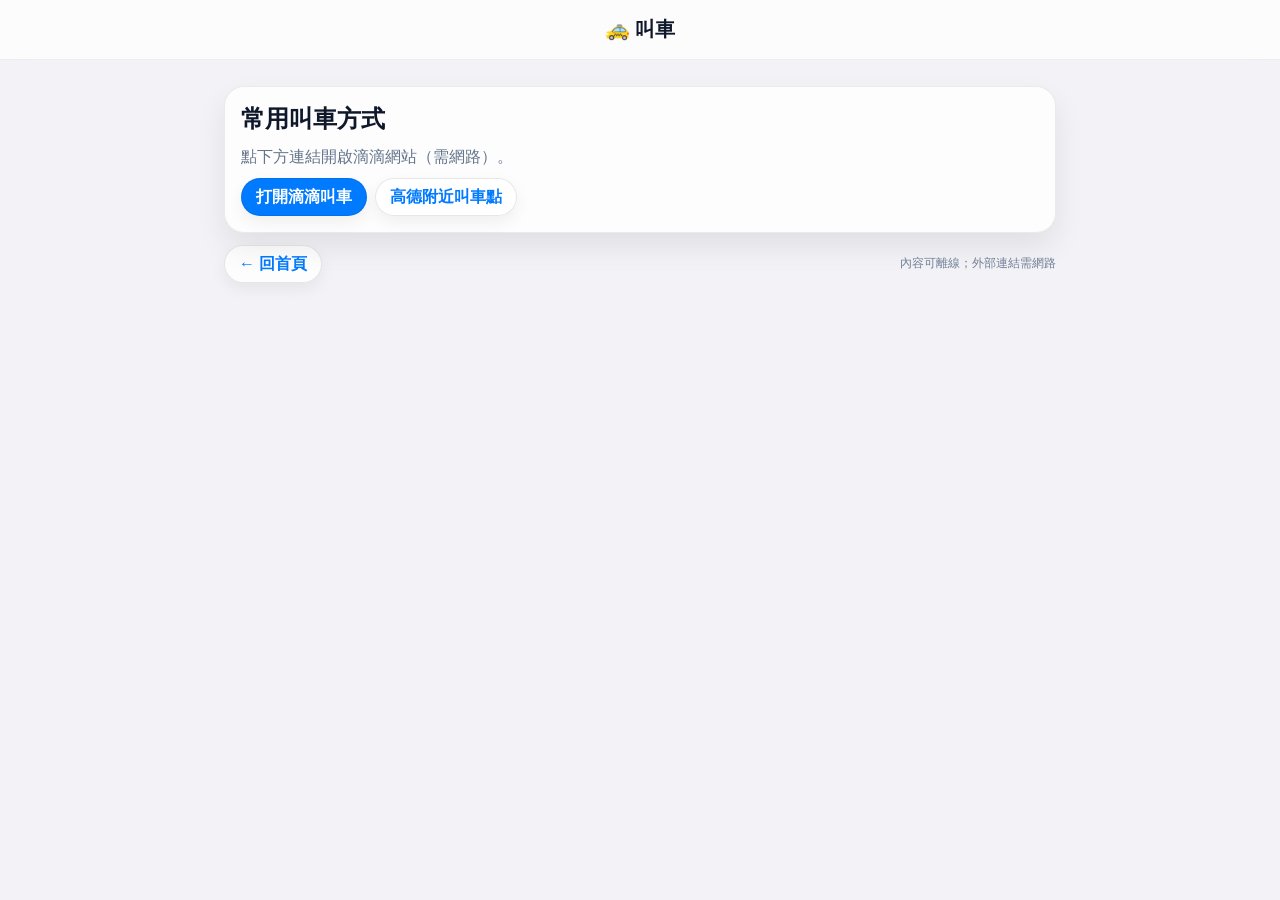
<file: taxi.html>
<!DOCTYPE html>
<html lang="zh-Hant">
<head>
  <meta charset="UTF-8" />
  <meta name="viewport" content="width=device-width, initial-scale=1" />
  <title>叫車｜廈門自由行助手</title>
  <link rel="stylesheet" href="style.css" />
</head>

<body>
<header>🚕 叫車</header>

<div class="container">
  <div class="card">
    <h2>常用叫車方式</h2>
    <p>點下方連結開啟滴滴網站（需網路）。</p>
    <div class="actions">
      <a class="btn" href="https://www.didiglobal.com">打開滴滴叫車</a>
      <a class="btn secondary" href="https://uri.amap.com/search?keyword=打车&city=厦门&view=map&src=xiamen-trip-app">高德附近叫車點</a>
    </div>
  </div>

  <div class="footer-nav">
    <a class="btn secondary" href="index.html">← 回首頁</a>
    <span class="small">內容可離線；外部連結需網路</span>
  </div>
</div>
</body>
</html>
</file>
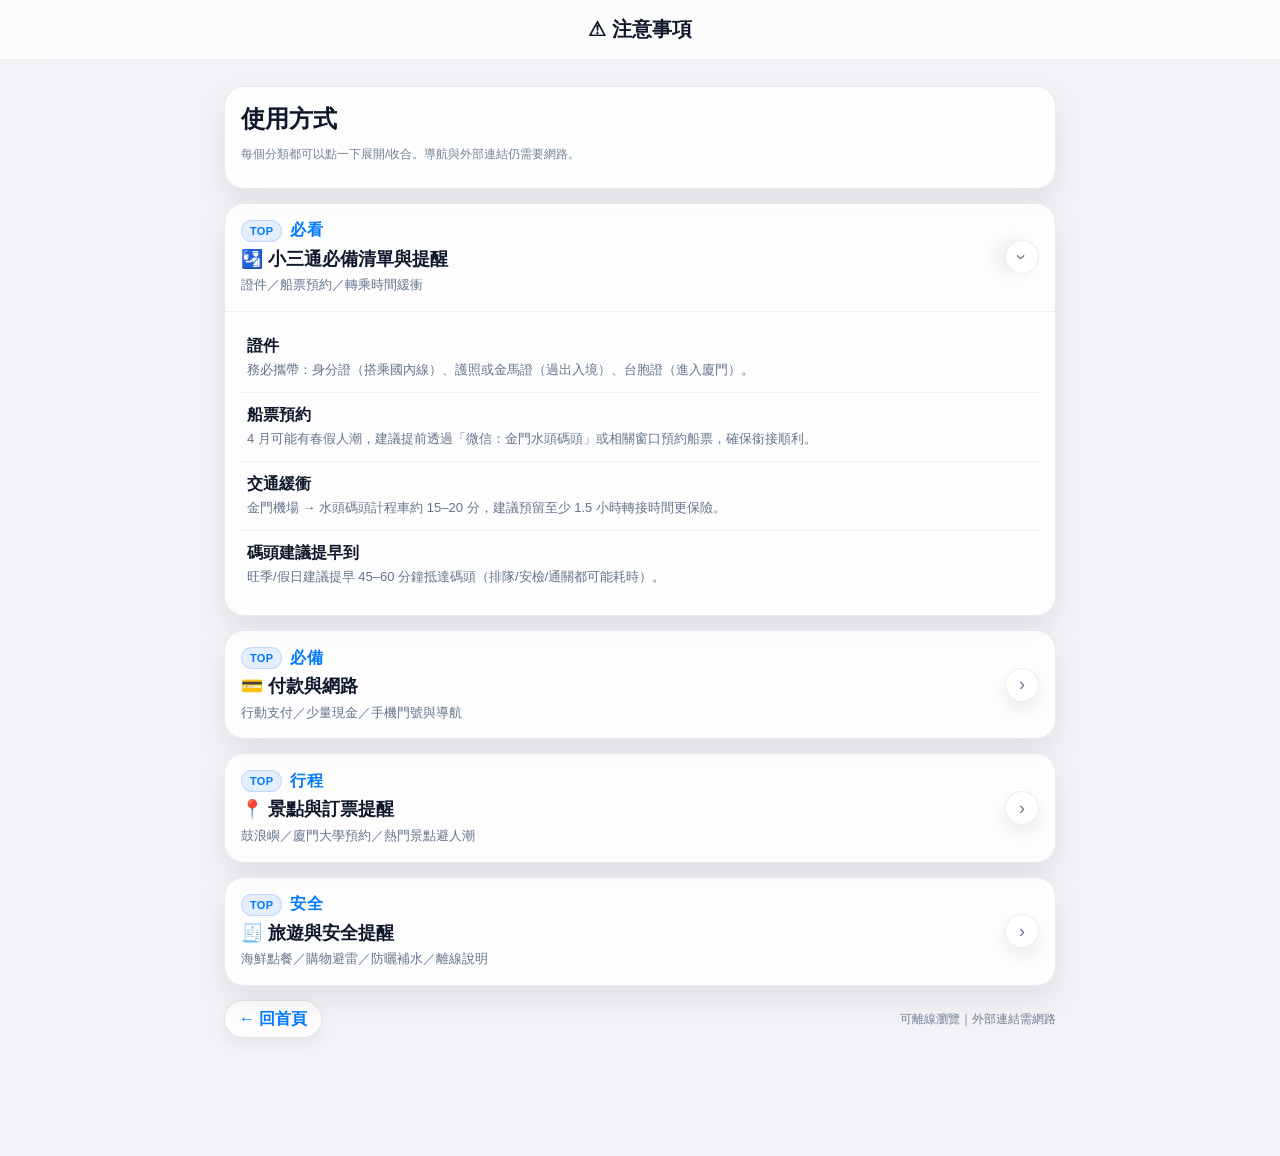
<file: tips.html>
<!DOCTYPE html>
<html lang="zh-Hant">
<head>
  <meta charset="UTF-8" />
  <meta name="viewport" content="width=device-width, initial-scale=1" />
  <title>注意事項｜廈門自由行助手</title>
  <link rel="stylesheet" href="style.css" />
</head>

<body>
<header>⚠ 注意事項</header>

<div class="container">

  <div class="card">
    <h2>使用方式</h2>
    <p class="small">每個分類都可以點一下展開/收合。導航與外部連結仍需要網路。</p>
  </div>

  <!-- 小三通與證件 -->
  <details class="hotel" open>
    <summary>
      <div class="hotel-title">
        <div class="hotel-top">必看</div>
        <div class="hotel-name">🛂 小三通必備清單與提醒</div>
        <div class="hotel-sub">證件／船票預約／轉乘時間緩衝</div>
      </div>
      <div class="chev">›</div>
    </summary>

    <div class="hotel-body">
      <ul class="list">
        <li>
          <div>
            <div class="item-title">證件</div>
            <div class="item-sub">務必攜帶：身分證（搭乘國內線）、護照或金馬證（過出入境）、台胞證（進入廈門）。</div>
          </div>
        </li>
        <li>
          <div>
            <div class="item-title">船票預約</div>
            <div class="item-sub">4 月可能有春假人潮，建議提前透過「微信：金門水頭碼頭」或相關窗口預約船票，確保銜接順利。</div>
          </div>
        </li>
        <li>
          <div>
            <div class="item-title">交通緩衝</div>
            <div class="item-sub">金門機場 → 水頭碼頭計程車約 15–20 分，建議預留至少 1.5 小時轉接時間更保險。</div>
          </div>
        </li>
        <li>
          <div>
            <div class="item-title">碼頭建議提早到</div>
            <div class="item-sub">旺季/假日建議提早 45–60 分鐘抵達碼頭（排隊/安檢/通關都可能耗時）。</div>
          </div>
        </li>
      </ul>
    </div>
  </details>

  <!-- 付款與網路 -->
  <details class="hotel">
    <summary>
      <div class="hotel-title">
        <div class="hotel-top">必備</div>
        <div class="hotel-name">💳 付款與網路</div>
        <div class="hotel-sub">行動支付／少量現金／手機門號與導航</div>
      </div>
      <div class="chev">›</div>
    </summary>

    <div class="hotel-body">
      <ul class="list">
        <li>
          <div>
            <div class="item-title">支付寶 / 微信支付</div>
            <div class="item-sub">大部分餐廳、小店、計程車都常用行動支付，建議事先準備。</div>
          </div>
        </li>
        <li>
          <div>
            <div class="item-title">少量人民幣現金</div>
            <div class="item-sub">市場/小攤偶爾仍只收現金，備一些更安心。</div>
          </div>
        </li>
        <li>
          <div>
            <div class="item-title">中國門號 / eSIM</div>
            <div class="item-sub">部分服務（叫車/訂票/驗證）可能需要手機號碼，建議事先規劃。</div>
          </div>
        </li>
        <li>
          <div>
            <div class="item-title">導航建議使用高德地圖</div>
            <div class="item-sub">在中國大陸路況/交通資訊通常更準，搭配本 App 的導航連結最好用。</div>
          </div>
        </li>
        <li>
          <div>
            <div class="item-title">VPN 需求者請提前準備</div>
            <div class="item-sub">若你需要使用部分海外服務，建議在台灣先安裝設定完成，避免到當地不好下載/設定。</div>
          </div>
        </li>
      </ul>
    </div>
  </details>

  <!-- 行程與景點 -->
  <details class="hotel">
    <summary>
      <div class="hotel-title">
        <div class="hotel-top">行程</div>
        <div class="hotel-name">📍 景點與訂票提醒</div>
        <div class="hotel-sub">鼓浪嶼／廈門大學預約／熱門景點避人潮</div>
      </div>
      <div class="chev">›</div>
    </summary>

    <div class="hotel-body">
      <ul class="list">
        <li>
          <div>
            <div class="item-title">鼓浪嶼船票</div>
            <div class="item-sub">旺季/假日容易售罄，建議提前預約或提早出發。</div>
          </div>
        </li>
        <li>
          <div>
            <div class="item-title">廈門大學入校</div>
            <div class="item-sub">多數情況需要預約（名額有限），建議先確認預約方式與時段。</div>
          </div>
        </li>
        <li>
          <div>
            <div class="item-title">熱門景點早上去</div>
            <div class="item-sub">鼓浪嶼、植物園、沙坡尾等午後更擁擠；早上走景點、晚上逛街比較順。</div>
          </div>
        </li>
      </ul>
    </div>
  </details>

  <!-- 旅遊與安全 -->
  <details class="hotel">
    <summary>
      <div class="hotel-title">
        <div class="hotel-top">安全</div>
        <div class="hotel-name">🧾 旅遊與安全提醒</div>
        <div class="hotel-sub">海鮮點餐／購物避雷／防曬補水／離線說明</div>
      </div>
      <div class="chev">›</div>
    </summary>

    <div class="hotel-body">
      <ul class="list">
        <li>
          <div>
            <div class="item-title">海鮮餐廳先確認價格</div>
            <div class="item-sub">點餐前先問「單價/重量/做法費」，避免結帳落差。</div>
          </div>
        </li>
        <li>
          <div>
            <div class="item-title">景區伴手禮價格</div>
            <div class="item-sub">鼓浪嶼/景點周邊可能較貴；中山路、八市或超市通常較合理。</div>
          </div>
        </li>
        <li>
          <div>
            <div class="item-title">防曬與補水</div>
            <div class="item-sub">海邊紫外線強，戶外行程請備防曬、帽子、水。</div>
          </div>
        </li>
        <li>
          <div>
            <div class="item-title">離線使用說明</div>
            <div class="item-sub">本 App 可離線看內容；導航與外部連結需要網路（含高德/訂房/搜尋）。</div>
          </div>
        </li>
      </ul>
    </div>
  </details>

  <div class="footer-nav">
    <a class="btn secondary" href="index.html">← 回首頁</a>
    <span class="small">可離線瀏覽｜外部連結需網路</span>
  </div>

</div>
</body>
</html>
</file>
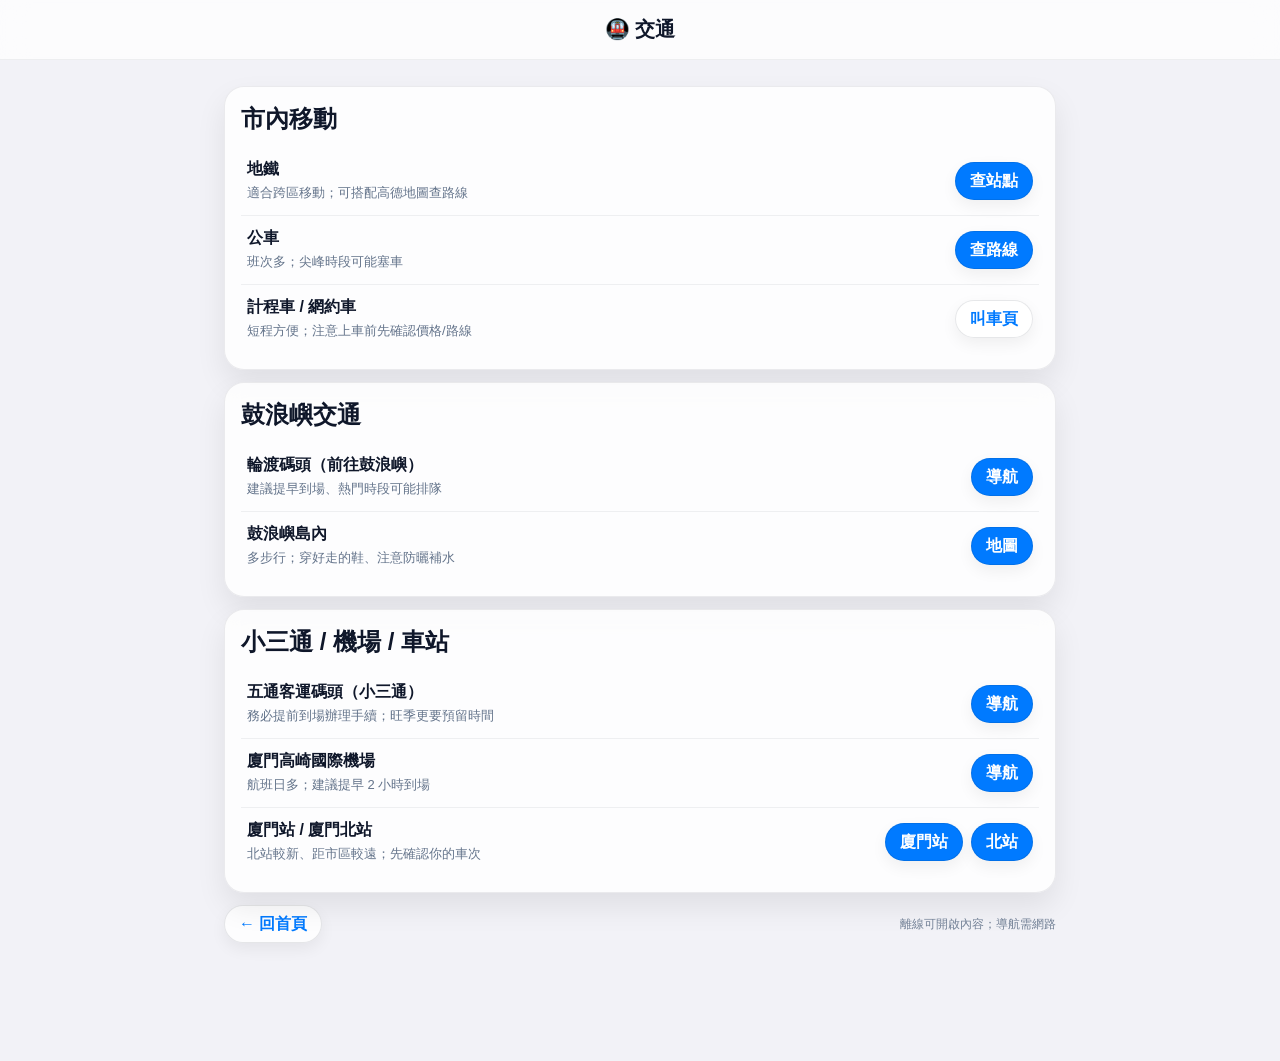
<file: transport.html>
<!DOCTYPE html>
<html lang="zh-Hant">
<head>
  <meta charset="UTF-8" />
  <meta name="viewport" content="width=device-width, initial-scale=1" />
  <title>交通｜廈門自由行助手</title>
  <link rel="stylesheet" href="style.css" />
</head>

<body>
<header>🚇 交通</header>

<div class="container">
  <div class="card">
    <h2>市內移動</h2>
    <ul class="list">
      <li>
        <div>
          <div class="item-title">地鐵</div>
          <div class="item-sub">適合跨區移動；可搭配高德地圖查路線</div>
        </div>
        <div class="actions">
          <a class="btn" href="https://uri.amap.com/search?keyword=厦门地铁&city=厦门&view=map&src=xiamen-trip-app">查站點</a>
        </div>
      </li>

      <li>
        <div>
          <div class="item-title">公車</div>
          <div class="item-sub">班次多；尖峰時段可能塞車</div>
        </div>
        <div class="actions">
          <a class="btn" href="https://uri.amap.com/search?keyword=厦门公交&city=厦门&view=map&src=xiamen-trip-app">查路線</a>
        </div>
      </li>

      <li>
        <div>
          <div class="item-title">計程車 / 網約車</div>
          <div class="item-sub">短程方便；注意上車前先確認價格/路線</div>
        </div>
        <div class="actions">
          <a class="btn secondary" href="taxi.html">叫車頁</a>
        </div>
      </li>
    </ul>
  </div>

  <div class="card">
    <h2>鼓浪嶼交通</h2>
    <ul class="list">
      <li>
        <div>
          <div class="item-title">輪渡碼頭（前往鼓浪嶼）</div>
          <div class="item-sub">建議提早到場、熱門時段可能排隊</div>
        </div>
        <div class="actions">
          <a class="btn" href="https://uri.amap.com/search?keyword=厦门轮渡码头&city=厦门&view=map&src=xiamen-trip-app">導航</a>
        </div>
      </li>
      <li>
        <div>
          <div class="item-title">鼓浪嶼島內</div>
          <div class="item-sub">多步行；穿好走的鞋、注意防曬補水</div>
        </div>
        <div class="actions">
          <a class="btn" href="https://uri.amap.com/search?keyword=鼓浪屿&city=厦门&view=map&src=xiamen-trip-app">地圖</a>
        </div>
      </li>
    </ul>
  </div>

  <div class="card">
    <h2>小三通 / 機場 / 車站</h2>
    <ul class="list">
      <li>
        <div>
          <div class="item-title">五通客運碼頭（小三通）</div>
          <div class="item-sub">務必提前到場辦理手續；旺季更要預留時間</div>
        </div>
        <div class="actions">
          <a class="btn" href="https://uri.amap.com/search?keyword=五通客运码头&city=厦门&view=map&src=xiamen-trip-app">導航</a>
        </div>
      </li>
      <li>
        <div>
          <div class="item-title">廈門高崎國際機場</div>
          <div class="item-sub">航班日多；建議提早 2 小時到場</div>
        </div>
        <div class="actions">
          <a class="btn" href="https://uri.amap.com/search?keyword=厦门高崎国际机场&city=厦门&view=map&src=xiamen-trip-app">導航</a>
        </div>
      </li>
      <li>
        <div>
          <div class="item-title">廈門站 / 廈門北站</div>
          <div class="item-sub">北站較新、距市區較遠；先確認你的車次</div>
        </div>
        <div class="actions">
          <a class="btn" href="https://uri.amap.com/search?keyword=厦门站&city=厦门&view=map&src=xiamen-trip-app">廈門站</a>
          <a class="btn" href="https://uri.amap.com/search?keyword=厦门北站&city=厦门&view=map&src=xiamen-trip-app">北站</a>
        </div>
      </li>
    </ul>
  </div>

  <div class="footer-nav">
    <a class="btn secondary" href="index.html">← 回首頁</a>
    <span class="small">離線可開啟內容；導航需網路</span>
  </div>
</div>
</body>
</html>
</file>
<file: style.css>
:root{
  --bg:#f2f2f7;
  --card:#ffffff;
  --text:#0f172a;
  --muted:#64748b;
  --brand:#007aff;
  --border:rgba(15,23,42,0.08);
  --shadow:0 6px 18px rgba(0,0,0,.08);
  --radius:16px;

  /* iOS */
  --ios-radius: 20px;
  --ios-radius-sm: 14px;
  --ios-shadow: 0 14px 30px rgba(0,0,0,.08);
  --ios-shadow-sm: 0 8px 18px rgba(0,0,0,.07);
  --ios-border: 1px solid rgba(15,23,42,.08);
  --ios-sep: 1px solid rgba(15,23,42,.07);
}

*{box-sizing:border-box}
html,body{margin:0;padding:0}
body{
  font-family:-apple-system,BlinkMacSystemFont,"Segoe UI",Roboto,"Noto Sans TC","PingFang TC",sans-serif;
  background:var(--bg);
  color:var(--text);
}

header{
  background:var(--brand);
  color:#fff;
  padding:16px 14px;
  text-align:center;
  font-size:20px;
  font-weight:800;
  position:sticky;
  top:0;
  z-index:10;
}

.container{padding:14px; max-width:860px; margin:0 auto; padding-bottom:26px;}

.card{
  background:var(--card);
  border:1px solid var(--border);
  border-radius:var(--radius);
  padding:16px;
  margin:12px 0;
  box-shadow:var(--shadow);
}

h2,h3{margin:0 0 10px 0}
p{margin:8px 0;color:var(--muted);line-height:1.55}

.actions{display:flex; gap:8px; flex-wrap:wrap}
.btn{
  display:inline-block;
  padding:10px 12px;
  border-radius:12px;
  text-decoration:none;
  border:1px solid rgba(255,255,255,0);
  background:var(--brand);
  color:#fff;
  font-weight:700;
  line-height:1;
}
.btn.secondary{
  background:#fff;
  color:var(--brand);
  border:1px solid rgba(0,122,255,.35);
}
.btn:active{transform:translateY(1px)}

.footer-nav{
  display:flex;
  gap:10px;
  justify-content:space-between;
  align-items:center;
  margin-top:12px;
}
.small{font-size:12px; color:var(--muted); opacity:.9;}

.menu a{
  display:flex;
  align-items:center;
  justify-content:space-between;
  padding:12px 2px;
  border-bottom:1px solid rgba(15,23,42,0.06);
  text-decoration:none;
  color:var(--text);
}
.menu a:last-child{border-bottom:none}
.menu a .arrow{color:var(--muted)}

/* ========= details/summary (expand/collapse) ========= */
details.hotel{
  border:1px solid rgba(15,23,42,0.08);
  border-radius:var(--radius);
  background:var(--card);
  box-shadow:var(--shadow);
  margin:12px 0;
  overflow:hidden;
}

details.hotel > summary{
  list-style:none;
  cursor:pointer;
  padding:16px;
  user-select:none;
  display:flex;
  align-items:center;
  justify-content:space-between;
  gap:12px;
}

/* ✅ 把左邊那個三角形 marker 乾掉（你截圖的那個） */
details.hotel > summary::-webkit-details-marker{ display:none; }
details.hotel > summary::marker{ content:""; }

.hotel-title{display:flex; flex-direction:column; gap:6px;}
.hotel-top{font-weight:900; color:var(--brand);}
.hotel-name{font-size:18px; font-weight:850; line-height:1.25;}
.hotel-sub{color:var(--muted); font-size:13px; line-height:1.45;}

.chev{
  flex:0 0 auto;
  width:34px;height:34px;
  border-radius:999px;
  display:grid;place-items:center;
  border:1px solid rgba(15,23,42,.08);
  background:rgba(255,255,255,.75);
  box-shadow:0 8px 18px rgba(0,0,0,.07);
  font-size:18px;
  color:var(--muted);
  transform:rotate(0deg);
  transition:transform .15s ease;
}
details.hotel[open] .chev{ transform:rotate(90deg); }

.hotel-body{
  padding:0 16px 16px 16px;
  border-top:1px solid rgba(15,23,42,0.06);
}
.hotel-body p{ margin:10px 0; color:var(--text); }
.hotel-body .small{ color:var(--muted); }

/* ========= Spot mini cards ========= */
.spot-grid{
  display:grid;
  grid-template-columns:repeat(2, minmax(0, 1fr));
  gap:12px;
  margin-top:12px;
}
@media (max-width:420px){ .spot-grid{ grid-template-columns:1fr; } }

.spot-card{
  display:block;
  text-decoration:none;
  color:inherit;
  border:1px solid rgba(15,23,42,0.08);
  border-radius:var(--radius);
  background:var(--card);
  box-shadow:var(--shadow);
  padding:12px;
}
.spot-title{font-weight:900; margin:0 0 6px 0;}
.spot-sub{margin:0; color:var(--muted); font-size:13px; line-height:1.45;}
.spot-tag{display:inline-block; margin-top:10px; font-size:12px; color:var(--brand); font-weight:800;}

/* ========= iPhone App look (override) ========= */
header{
  backdrop-filter: blur(14px);
  -webkit-backdrop-filter: blur(14px);
  background: rgba(255,255,255,.72);
  color: var(--text);
  border-bottom: 1px solid rgba(15,23,42,.06);
}

.card{
  border: var(--ios-border) !important;
  border-radius: var(--ios-radius) !important;
  background: rgba(255,255,255,.82) !important;
  backdrop-filter: blur(10px);
  -webkit-backdrop-filter: blur(10px);
  box-shadow: var(--ios-shadow) !important;
}

.btn{
  border-radius: 999px !important;
  padding: 10px 14px !important;
  font-weight: 800 !important;
  border: 1px solid rgba(15,23,42,.10) !important;
  box-shadow: 0 6px 16px rgba(0,0,0,.06);
}
.btn.secondary{
  background: rgba(255,255,255,.85) !important;
  border: 1px solid rgba(15,23,42,.10) !important;
}

details.hotel{
  border: var(--ios-border) !important;
  border-radius: var(--ios-radius) !important;
  background: rgba(255,255,255,.82) !important;
  backdrop-filter: blur(10px);
  -webkit-backdrop-filter: blur(10px);
  box-shadow: var(--ios-shadow) !important;
  margin: 14px 0 !important;
}

.hotel-top{
  display:inline-flex;
  align-items:center;
  gap:8px;
  letter-spacing:.3px;
}
.hotel-top::before{
  content:"TOP";
  display:inline-block;
  font-size:11px;
  font-weight:900;
  padding:4px 8px;
  border-radius:999px;
  background: rgba(59,130,246,.12);
  border: 1px solid rgba(59,130,246,.20);
}

.spot-card{
  border-radius: var(--ios-radius-sm) !important;
  background: rgba(255,255,255,.85) !important;
  backdrop-filter: blur(8px);
  -webkit-backdrop-filter: blur(8px);
  box-shadow: var(--ios-shadow-sm) !important;
}

/* buttons on <button> */
button.btn{ cursor:pointer; }

/* home summary list */
.list{
  list-style:none;
  padding:0;
  margin:12px 0 0 0;
}
.list li{
  display:flex;
  align-items:center;
  justify-content:space-between;
  gap:12px;
  padding:12px 6px;
  border-bottom:1px solid rgba(15,23,42,0.06);
}
.list li:last-child{ border-bottom:none; }

.list-left{ min-width:0; }
.item-title{
  font-weight:850;
  color:var(--text);
  line-height:1.2;
}
/* 預設：可換行（避免注意事項/醫療資訊文字被吃掉） */
.item-sub{
  margin-top:6px;
  color:var(--muted);
  font-size:13px;
  line-height:1.45;
  white-space:normal;
  overflow:visible;
  text-overflow:unset;
  overflow-wrap:anywhere;
  word-break:break-word;
}

/* 只有首頁摘要：維持單行省略 */
.summary .item-sub{
  white-space:nowrap;
  overflow:hidden;
  text-overflow:ellipsis;
}

/* empty state */
.empty-note{
  padding:10px 12px;
  border:1px dashed rgba(15,23,42,0.18);
  border-radius:12px;
  color:var(--muted);
  font-size:13px;
}

.spot-card{
position:relative;
}

.spot-delete{
position:absolute;
top:8px;
right:10px;
font-size:16px;
color:#ff3b30;
cursor:pointer;
}

/* custom spot card delete button */
.spot-custom{ position:relative; }

.spot-delete{
  position:absolute;
  top:8px;
  right:10px;
  width:28px;
  height:28px;
  border-radius:999px;
  border:1px solid rgba(15,23,42,0.10);
  background:rgba(255,255,255,0.85);
  box-shadow: 0 6px 16px rgba(0,0,0,.06);
  font-size:16px;
  line-height:1;
  cursor:pointer;
}

.spot-delete:active{ transform: translateY(1px); }

.spot-title, .spot-sub{
  overflow-wrap:anywhere;
  word-break:break-word;
}

/* 手機小螢幕優化 */
@media (max-width:520px){

  .list li{
    flex-direction:column;
    align-items:flex-start;
    gap:8px;
  }

  .list li .actions,
  .list li .btn{
    width:100%;
  }

  .list li .btn{
    text-align:center;
  }

}

.item-title,
.item-sub,
.spot-title,
.spot-sub{
  overflow-wrap:anywhere;
  word-break:break-word;
}

/* App icon grid */

.app-grid{
display:grid;
grid-template-columns:repeat(4,1fr);
gap:14px;
margin-top:10px;
}

.app-grid a{
text-decoration:none;
color:var(--text);
display:flex;
flex-direction:column;
align-items:center;
justify-content:center;
padding:12px 6px;
border-radius:16px;
}

.app-grid a:active{
background:rgba(0,0,0,0.05);
}

.app-icon{
font-size:28px;
margin-bottom:6px;
}

.app-label{
font-size:12px;
font-weight:700;
text-align:center;
}

@media (max-width:420px){
.app-grid{
grid-template-columns:repeat(4,1fr);
}
}

.summary .list li{
padding:10px 12px;
}

/* 首頁行程卡片 */

.day-card{
background:white;
border-radius:16px;
padding:14px;
margin-top:10px;
box-shadow:0 2px 8px rgba(0,0,0,0.05);
}

.day-title{
font-weight:800;
font-size:16px;
margin-bottom:6px;
}

.day-spot{
font-size:14px;
margin-top:4px;
color:#444;
}

/* ===== Bottom Tab Bar (iOS-like) ===== */

/* 避免內容被底部工具列遮住 */
body{ padding-bottom: 92px; }

.tabbar{
  position: fixed;
  left: 0;
  right: 0;
  bottom: 0;
  padding: 10px 12px 14px;
  background: rgba(255,255,255,.78);
  backdrop-filter: blur(18px);
  -webkit-backdrop-filter: blur(18px);
  border-top: 1px solid rgba(15,23,42,.07);
  z-index: 999;
}

.tabbar .tabs{
  max-width: 860px;
  margin: 0 auto;
  display: grid;
  grid-template-columns: repeat(4, 1fr);
  gap: 8px;
}

.tabbar a{
  text-decoration: none;
  color: var(--muted);
  display: flex;
  flex-direction: column;
  align-items: center;
  justify-content: center;
  gap: 4px;
  padding: 8px 6px;
  border-radius: 14px;
}

.tabbar a:active{
  background: rgba(0,0,0,0.06);
}

.tabbar .icon{
  font-size: 18px;
  line-height: 1;
}

.tabbar .label{
  font-size: 11px;
  font-weight: 800;
  letter-spacing: .2px;
}

/* Active tab */
.tabbar a.active{
  color: var(--brand);
  background: rgba(0,122,255,.10);
  border: 1px solid rgba(0,122,255,.15);
}
</file>
